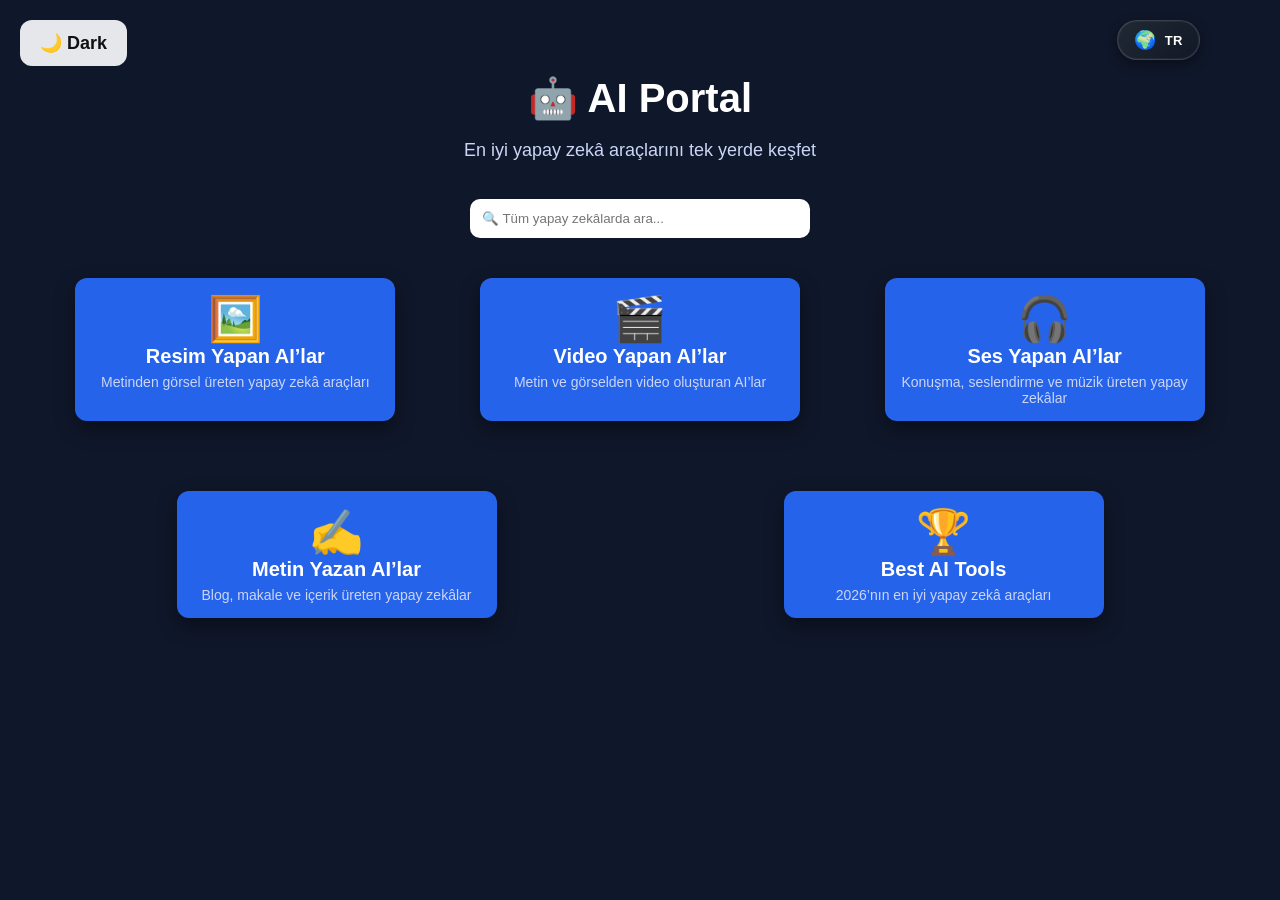
<file: index.html>
<!DOCTYPE html>
<html lang="tr">
<head>

<title>AI Portal | En İyi Yapay Zekâ Araçları (2026)</title>

<meta name="description" content="AI Portal ile resim, video ve ses üreten en iyi yapay zekâ araçlarını keşfet. Ücretsiz ve ücretli AI listeleri tek bir yerde.">
<meta name="keywords" content="AI, yapay zeka, ai tools, image ai, video ai">

<meta charset="UTF-8">

<meta name="keywords" content="AI, yapay zeka, ai portal, resim yapan ai, video yapan ai, ses yapan ai, ücretsiz ai araçları">
<meta name="author" content="AI Portal">

<meta name="viewport" content="width=device-width, initial-scale=1.0">

<meta property="og:title" content="AI Portal – En İyi Yapay Zekâ Araçları">
<meta property="og:description" content="Resim, video ve ses üreten yapay zekâ araçlarını tek yerde keşfet.">
<meta property="og:type" content="website">
<meta property="og:url" content="https://alikrcn1212-hash.github.io/AI-Portal/">

<meta http-equiv="Content-Language" content="tr">

<link rel="stylesheet" href="style.css">

<meta name="google-site-verification" content="NRiBjd7Ln1QMZNE0WXOTs0igWo0jItYLnbf5LGnm9AE" />

</head>

<body>

<h1 data-i18n="title">🤖 AI Portal</h1>

<p data-i18n="subtitle">
En iyi yapay zekâ araçlarını tek yerde keşfet
</p>

<input 
type="text"
id="globalSearch"
data-i18n-placeholder="searchPlaceholder"
placeholder="🔍 Tüm yapay zekâlarda ara..."
onkeyup="globalSearchAI()"
style="padding:12px; width:340px; border-radius:10px; border:none; margin:20px;"
>

<div id="searchResults" class="menu"></div>

<div class="menu home-menu">

<a href="images.html" class="home-card">
<div class="icon">🖼️</div>
<div class="text">
<h2 data-i18n="imageAI">Resim Yapan AI’lar</h2>
<p data-i18n="imageAIDesc">
Metinden görsel üreten yapay zekâ araçları
</p>
</div>
</a>

<a href="video.html" class="home-card">
<div class="icon">🎬</div>
<div class="text">
<h2 data-i18n="videoAI">Video Yapan AI’lar</h2>
<p data-i18n="videoAIDesc">
Metin ve görselden video oluşturan AI’lar
</p>
</div>
</a>

<a href="audio.html" class="home-card">
<div class="icon">🎧</div>
<div class="text">
<h2 data-i18n="audioAI">Ses Yapan AI’lar</h2>
<p data-i18n="audioAIDesc">
Konuşma, seslendirme ve müzik üreten yapay zekâlar
</p>
</div>
</a>

<a href="text.html" class="home-card">
<div class="icon">✍️</div>
<div class="text">
<h2 data-i18n="textAI">Metin Yazan AI’lar</h2>
<p data-i18n="textAIDesc">
Blog, makale ve içerik üreten yapay zekâlar
</p>
</div>
</a>

<a href="best.html" class="home-card">
<div class="icon">🏆</div>
<div class="text">
<h2 data-i18n="bestAI">Best AI Tools</h2>
<p data-i18n="bestAIDesc">
2026’nın en iyi yapay zekâ araçları
</p>
</div>
</a>

</div>

<script src="script.js"></script>

<button id="themeToggle" onclick="toggleTheme()">
<span id="themeIcon">🌙</span>
<span id="themeText">Dark</span>
</button>

<button id="langToggle" onclick="toggleLang()">
<span class="globe">🌍</span>
<span id="langText">TR</span>
</button>

<div class="mobile-nav">
<a href="index.html">🏠<span data-i18n="navHome">Ana</span></a>
<a href="images.html">🖼️<span data-i18n="navImage">Resim</span></a>
<a href="video.html">🎬<span data-i18n="navVideo">Video</span></a>
</div>

<script src="translations.js"></script>
<script src="script.js"></script>

</body>
</html>
</file>
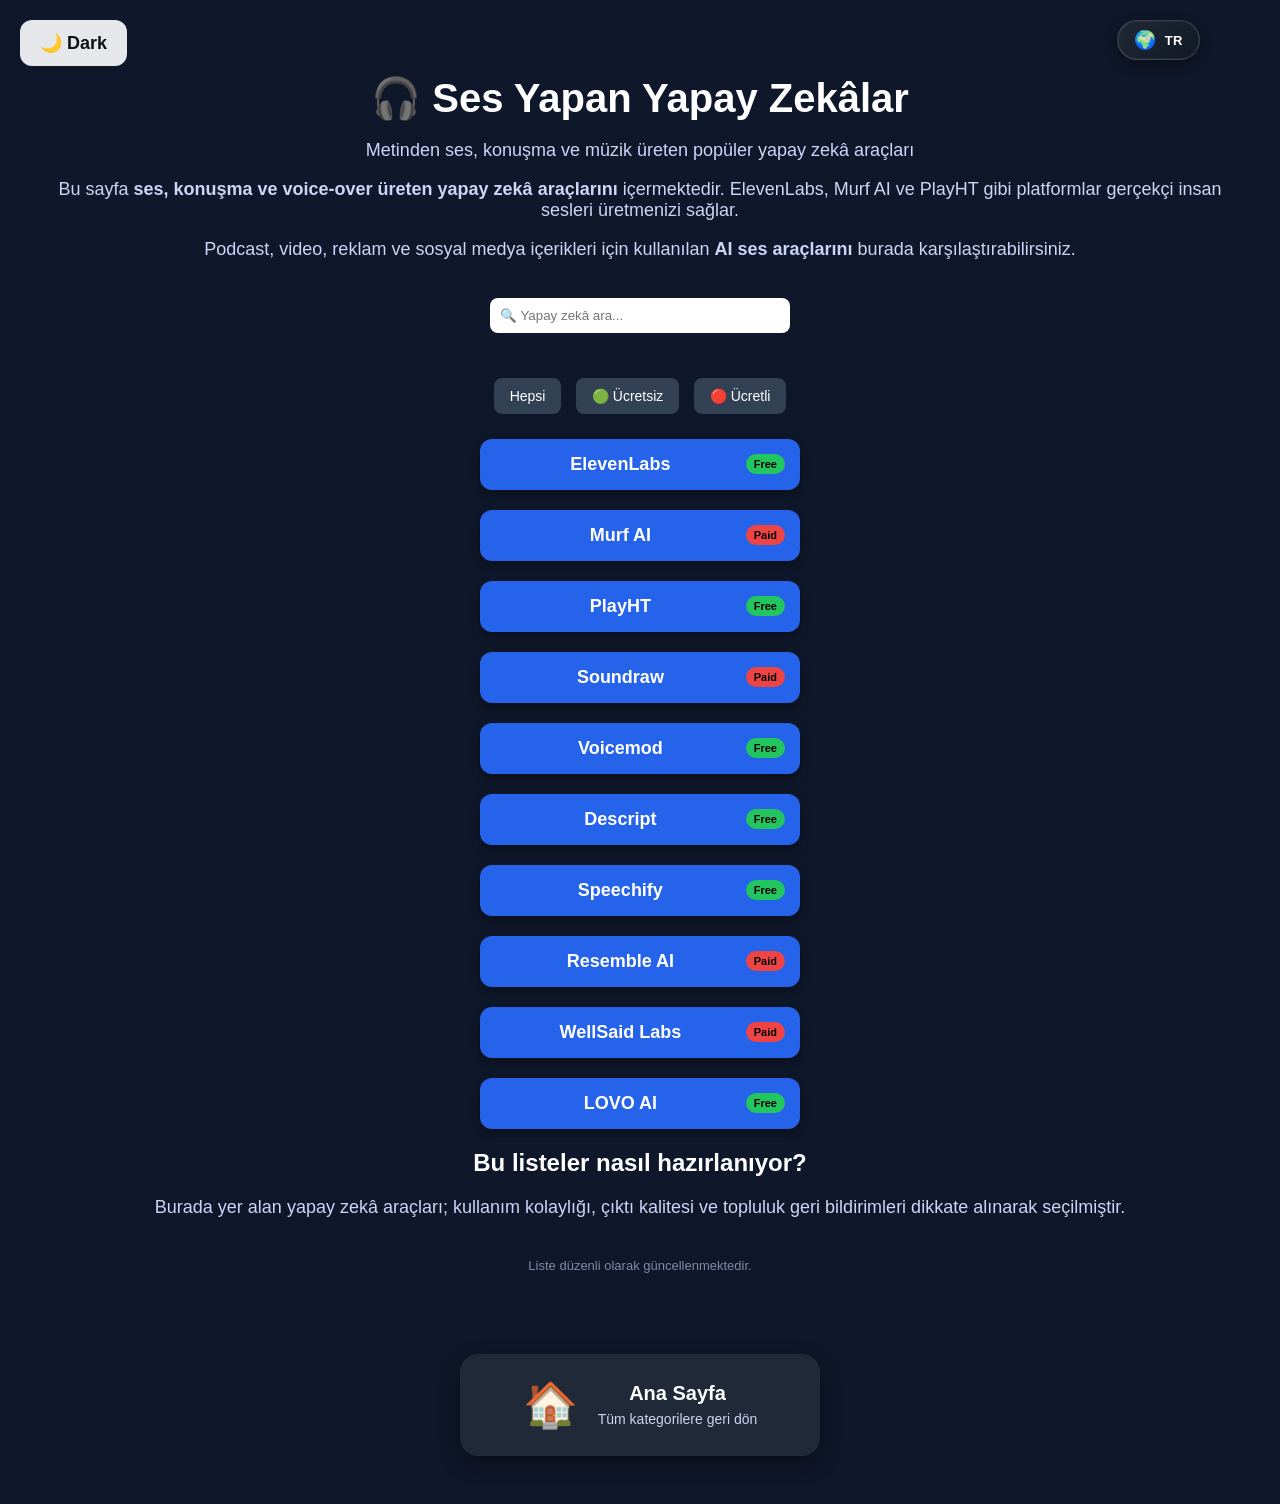
<file: audio.htlm.html>
<!DOCTYPE html>
<html lang="tr">
<head>
    <meta charset="UTF-8">
    <meta name="viewport" content="width=device-width, initial-scale=1.0, maximum-scale=1.0, user-scalable=no">
<title>Ses Yapan Yapay Zekâlar | AI Ses ve Voice Araçları</title>

<meta name="description" content="ElevenLabs, Murf AI, PlayHT ve daha fazlası. Yapay zekâ ile ses ve konuşma üreten araçlar.">

    <title>Ses Yapan AI'lar</title>
    <link rel="stylesheet" href="style.css">
</head>

<body data-page="audio">

    <h1 id="mainTitle">🎧 Ses Yapan Yapay Zekâlar</h1>
    <p id="subTitle">Metinden ses, konuşma ve müzik üreten popüler yapay zekâ araçları</p>
<section class="category-intro">
  <p>
    Bu sayfa <strong>ses, konuşma ve voice-over üreten yapay zekâ araçlarını</strong>
    içermektedir. ElevenLabs, Murf AI ve PlayHT gibi platformlar gerçekçi insan sesleri
    üretmenizi sağlar.
  </p>
  <p>
    Podcast, video, reklam ve sosyal medya içerikleri için kullanılan
    <strong>AI ses araçlarını</strong> burada karşılaştırabilirsiniz.
  </p>
</section>

    <input 
        type="text" 
        id="searchInput" 
        placeholder="🔍 Yapay zekâ ara..." 
        onkeyup="searchAI()"
        style="padding:10px; width:300px; border-radius:8px; border:none; margin:20px;"
    >

    <div class="filters">
        <button onclick="filterAI('all')">Hepsi</button>
        <button onclick="filterAI('free')">🟢 Ücretsiz</button>
        <button onclick="filterAI('paid')">🔴 Ücretli</button>
    </div>

    <div class="menu" id="aiContainer"></div>
<section class="trust-text">
  <h2>Bu listeler nasıl hazırlanıyor?</h2>
  <p>
    Burada yer alan yapay zekâ araçları; kullanım kolaylığı, çıktı kalitesi
    ve topluluk geri bildirimleri dikkate alınarak seçilmiştir.
  </p>
</section>
<p class="update-note">
  Liste düzenli olarak güncellenmektedir.
</p>

    <br>
    <a href="index.html" class="home-card back-card">
        <div class="icon">🏠</div>
        <div class="text">
            <h2>Ana Sayfa</h2>
            <p>Tüm kategorilere geri dön</p>
        </div>
    </a>

    <!-- ÖNCE JS DOSYASI -->
    <script src="script.js"></script>

    <!-- SONRA loadAI ÇAĞRISI -->
    <script>
        loadAI("audio");
    </script>

    <button id="themeToggle" onclick="toggleTheme()">
        <span id="themeIcon">🌙</span>
        <span id="themeText">Dark</span>
    </button>
<button id="langToggle" onclick="toggleLang()">
  <span class="globe">🌍</span>
  <span id="langText">TR</span>
</button>

    <div class="mobile-nav">
        <a href="index.html">🏠<span>Ana</span></a>
        <a href="images.html">🖼️<span>Resim</span></a>
        <a href="video.html">🎬<span>Video</span></a>
        <a href="audio.html">🎧<span>Ses</span></a>
    </div>

</body>
</html>
</file>
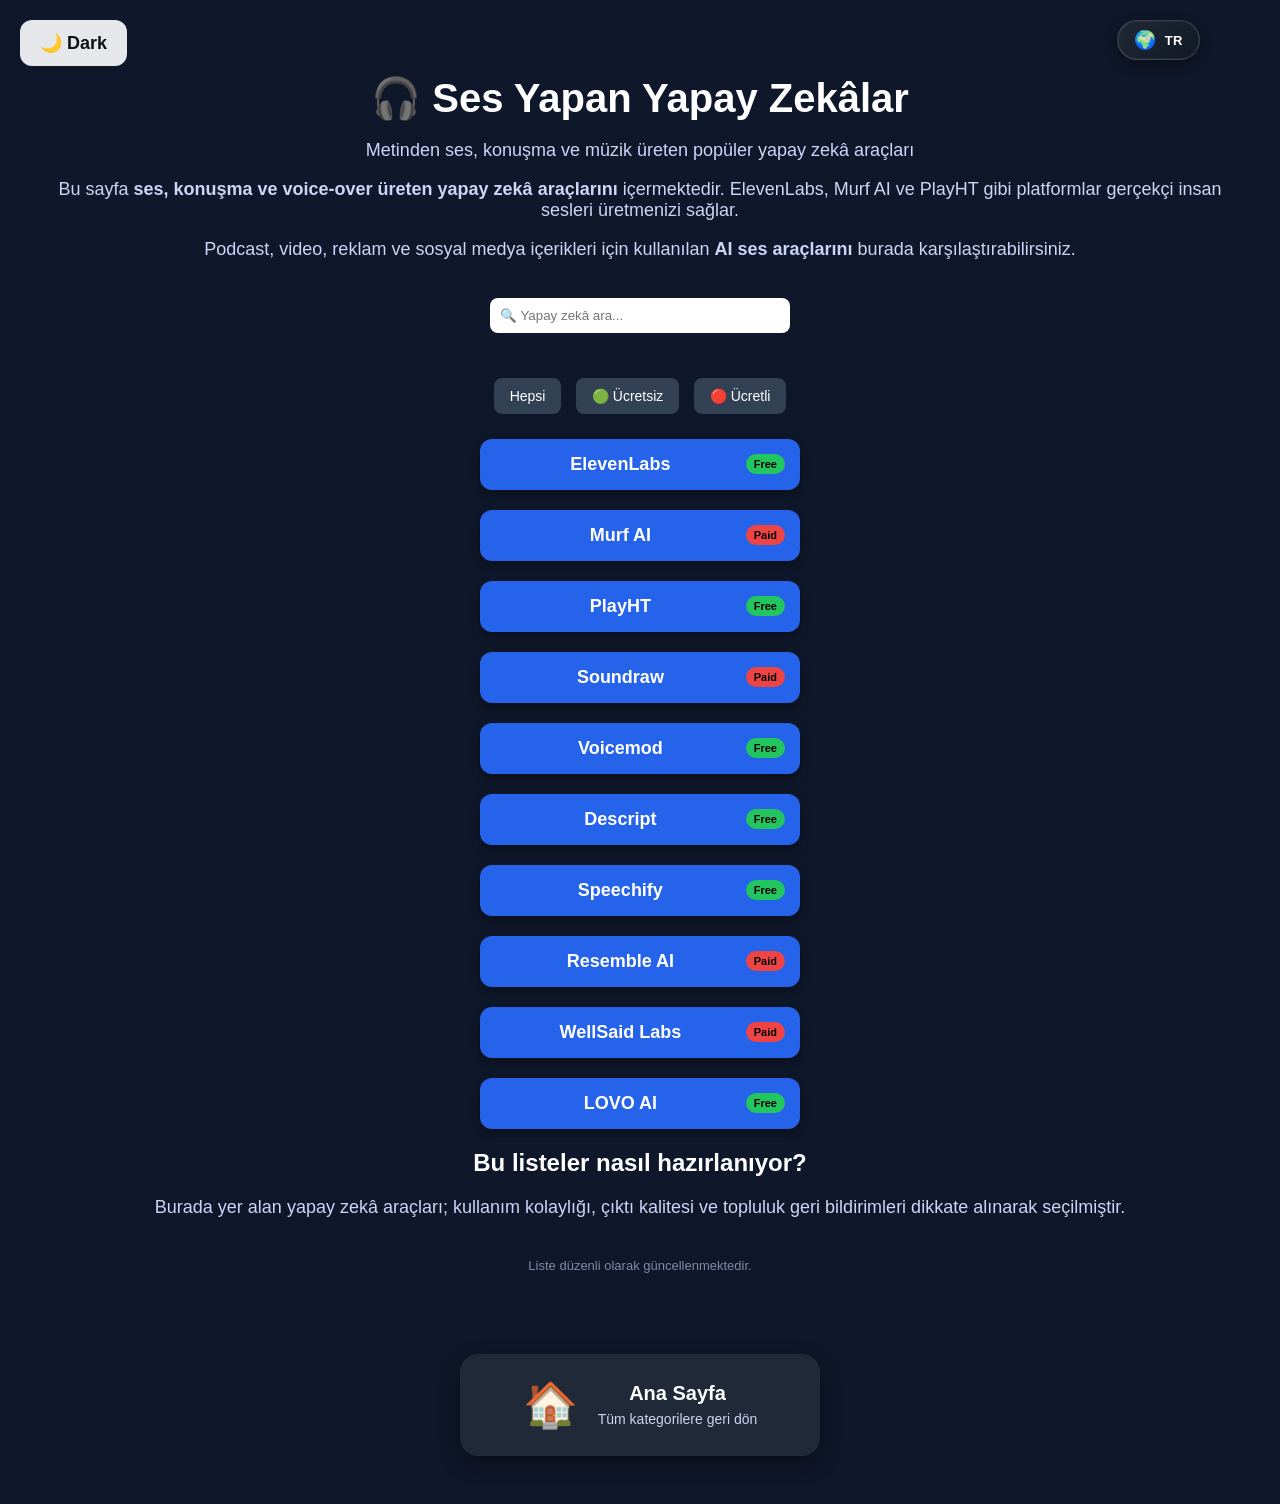
<file: audio.html>
<!DOCTYPE html>
<html lang="tr">
<head>
    <meta charset="UTF-8">
    <meta name="viewport" content="width=device-width, initial-scale=1.0, maximum-scale=1.0, user-scalable=no">
<title>Ses Yapan Yapay Zekâlar | AI Ses ve Voice Araçları</title>

<meta name="description" content="ElevenLabs, Murf AI, PlayHT ve daha fazlası. Yapay zekâ ile ses ve konuşma üreten araçlar.">

    <title>Ses Yapan AI'lar</title>
    <link rel="stylesheet" href="style.css">
</head>

<body>
<body data-page="audio">

    <h1 id="mainTitle">🎧 Ses Yapan Yapay Zekâlar</h1>
    <p id="subTitle">Metinden ses, konuşma ve müzik üreten popüler yapay zekâ araçları</p>
<section class="category-intro">
  <p>
    Bu sayfa <strong>ses, konuşma ve voice-over üreten yapay zekâ araçlarını</strong>
    içermektedir. ElevenLabs, Murf AI ve PlayHT gibi platformlar gerçekçi insan sesleri
    üretmenizi sağlar.
  </p>
  <p>
    Podcast, video, reklam ve sosyal medya içerikleri için kullanılan
    <strong>AI ses araçlarını</strong> burada karşılaştırabilirsiniz.
  </p>
</section>

    <input 
        type="text" 
        id="searchInput" 
        placeholder="🔍 Yapay zekâ ara..." 
        onkeyup="searchAI()"
        style="padding:10px; width:300px; border-radius:8px; border:none; margin:20px;"
    >

    <div class="filters">
        <button onclick="filterAI('all')">Hepsi</button>
        <button onclick="filterAI('free')">🟢 Ücretsiz</button>
        <button onclick="filterAI('paid')">🔴 Ücretli</button>
    </div>

    <div class="menu" id="aiContainer"></div>
<section class="trust-text">
  <h2>Bu listeler nasıl hazırlanıyor?</h2>
  <p>
    Burada yer alan yapay zekâ araçları; kullanım kolaylığı, çıktı kalitesi
    ve topluluk geri bildirimleri dikkate alınarak seçilmiştir.
  </p>
</section>
<p class="update-note">
  Liste düzenli olarak güncellenmektedir.
</p>

    <br>
    <a href="index.html" class="home-card back-card">
        <div class="icon">🏠</div>
        <div class="text">
            <h2>Ana Sayfa</h2>
            <p>Tüm kategorilere geri dön</p>
        </div>
    </a>

    <!-- ÖNCE JS DOSYASI -->
    <script src="script.js"></script>

    <!-- SONRA loadAI ÇAĞRISI -->
    <script>
        loadAI("audio");
    </script>

    <button id="themeToggle" onclick="toggleTheme()">
        <span id="themeIcon">🌙</span>
        <span id="themeText">Dark</span>
    </button>
<button id="langToggle" onclick="toggleLang()">
  <span class="globe">🌍</span>
  <span id="langText">TR</span>
</button>

    <div class="mobile-nav">
        <a href="index.html">🏠<span>Ana</span></a>
        <a href="images.html">🖼️<span>Resim</span></a>
        <a href="video.html">🎬<span>Video</span></a>
        <a href="audio.html">🎧<span>Ses</span></a>
    </div>

</body>
</html>
</file>
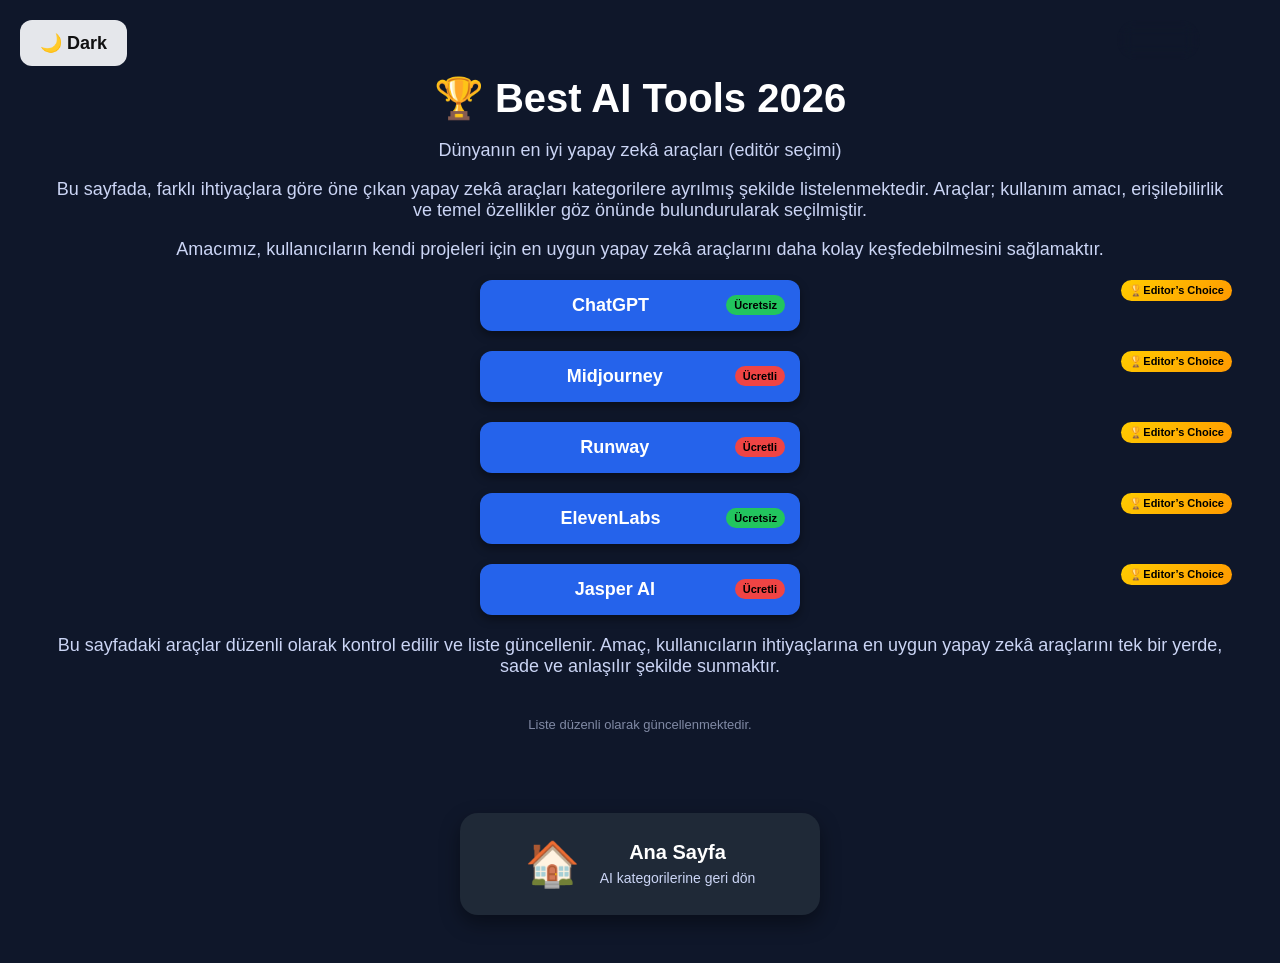
<file: best.htlm.html>
<!DOCTYPE html>
<html lang="tr">
<head>
    <meta charset="UTF-8">
    <meta name="viewport" content="width=device-width, initial-scale=1.0, maximum-scale=1.0, user-scalable=no">

    <title>Best AI Tools 2026 | En İyi Yapay Zekâ Araçları</title>
    <meta name="description" content="2026’nın en iyi yapay zekâ araçları. Resim, video, ses ve metin üreten en güçlü AI tool listesi. Ücretsiz ve ücretli seçenekler.">

    <link rel="stylesheet" href="style.css">
</head>

<body>

<h1>🏆 Best AI Tools 2026</h1>
<p>Dünyanın en iyi yapay zekâ araçları (editör seçimi)</p>
<p class="intro-text">
Bu sayfada, farklı ihtiyaçlara göre öne çıkan yapay zekâ araçları
kategorilere ayrılmış şekilde listelenmektedir.
Araçlar; kullanım amacı, erişilebilirlik ve temel özellikler göz önünde
bulundurularak seçilmiştir.
</p>

<p class="intro-text">
Amacımız, kullanıcıların kendi projeleri için en uygun yapay zekâ
araçlarını daha kolay keşfedebilmesini sağlamaktır.
</p>

<div class="menu">
<span class="badge" title="Editör ekibimizin önerisi">🏆Editor’s Choice</span>

    <a href="https://chat.openai.com" target="_blank" class="ai-item">
        <span>ChatGPT</span>
        <span class="badge free">Ücretsiz</span>
    </a>
<span class="badge" title="Editör ekibimizin önerisi">🏆Editor’s Choice</span>

    <a href="https://www.midjourney.com" target="_blank" class="ai-item">
        <span>Midjourney</span>
        <span class="badge paid">Ücretli</span>
    </a>
<span class="badge" title="Editör ekibimizin önerisi">🏆Editor’s Choice</span>

    <a href="https://runwayml.com" target="_blank" class="ai-item">
        <span>Runway</span>
        <span class="badge paid">Ücretli</span>
    </a>
<span class="badge" title="Editör ekibimizin önerisi">🏆Editor’s Choice</span>

    <a href="https://elevenlabs.io" target="_blank" class="ai-item">
        <span>ElevenLabs</span>
        <span class="badge free">Ücretsiz</span>
    </a>
<span class="badge" title="Editör ekibimizin önerisi">🏆Editor’s Choice</span>

    <a href="https://www.jasper.ai" target="_blank" class="ai-item">
        <span>Jasper AI</span>
        <span class="badge paid">Ücretli</span>
    </a>

</div>
<p class="page-note">
Bu sayfadaki araçlar düzenli olarak kontrol edilir ve liste güncellenir.
Amaç, kullanıcıların ihtiyaçlarına en uygun yapay zekâ araçlarını
tek bir yerde, sade ve anlaşılır şekilde sunmaktır.
</p>
<p class="update-note">
  Liste düzenli olarak güncellenmektedir.
</p>

<br>

<a href="index.html" class="home-card back-card">
    <div class="icon">🏠</div>
    <div class="text">
        <h2>Ana Sayfa</h2>
        <p>AI kategorilerine geri dön</p>
    </div>
</a>

<button id="themeToggle" onclick="toggleTheme()">
    <span id="themeIcon">🌙</span>
    <span id="themeText">Dark</span>
</button>
<button id="langToggle" onclick="toggleLang()">
  <span class="globe">🌍</span>
  <span id="langText">TR</span>
</button>

<div class="mobile-nav">
    <a href="index.html">🏠<span>Ana</span></a>
    <a href="images.html">🖼️<span>Resim</span></a>
    <a href="video.html">🎬<span>Video</span></a>
</div>

<script src="script.js"></script>

</body>
</html>
</file>
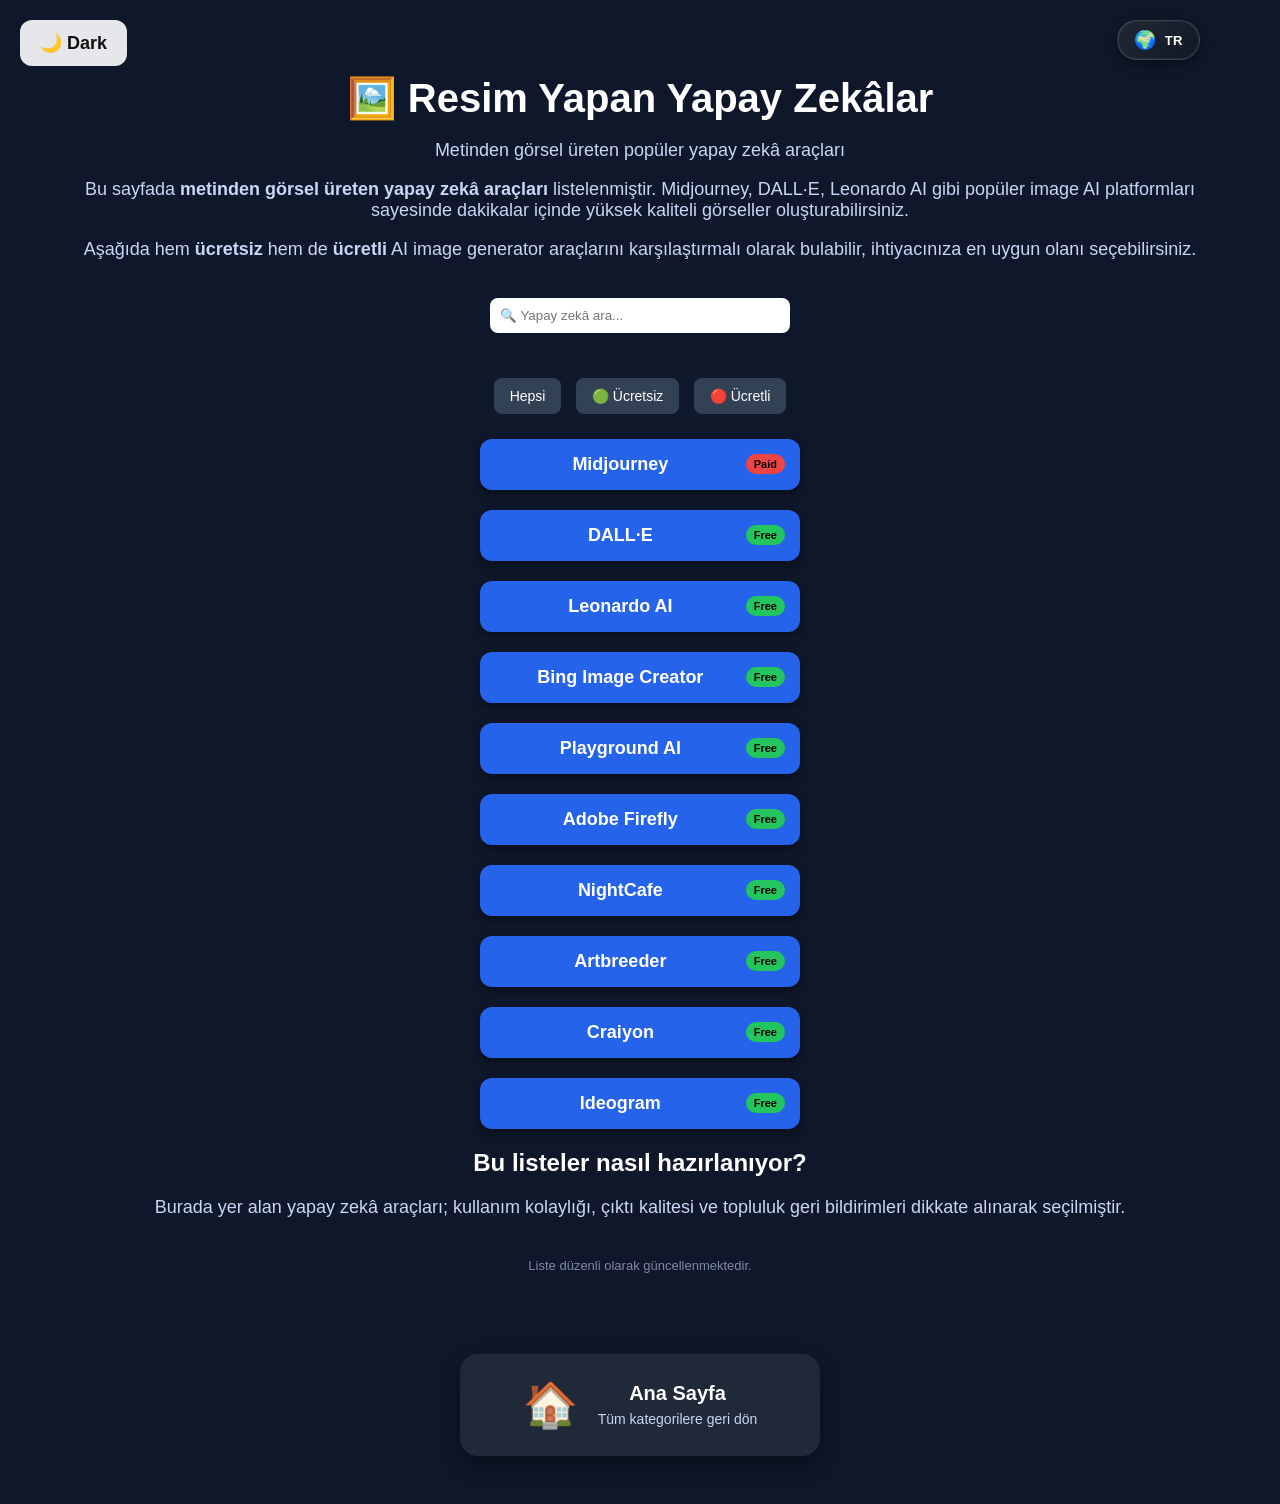
<file: images.htlm.html>
<!DOCTYPE html>
<html lang="tr">
<head>
    <meta charset="UTF-8">
<meta name="viewport" content="width=device-width, initial-scale=1.0, maximum-scale=1.0, user-scalable=no">
<title>Resim Yapan Yapay Zekâlar | En İyi Image AI Araçları</title>

<meta name="description" content="Midjourney, DALL·E, Leonardo AI ve daha fazlası. Metinden görsel üreten en iyi yapay zekâ araçları listesi.">

    <title>Resim Yapan AI'lar</title>
    <link rel="stylesheet" href="style.css">
</head>

<body data-page="images">

    <h1 id="mainTitle">🖼️ Resim Yapan Yapay Zekâlar</h1>
    <p id="subTitle">Metinden görsel üreten popüler yapay zekâ araçları</p>
<section class="category-intro">
  <p>
    Bu sayfada <strong>metinden görsel üreten yapay zekâ araçları</strong> listelenmiştir.
    Midjourney, DALL·E, Leonardo AI gibi popüler image AI platformları sayesinde
    dakikalar içinde yüksek kaliteli görseller oluşturabilirsiniz.
  </p>
  <p>
    Aşağıda hem <strong>ücretsiz</strong> hem de <strong>ücretli</strong> AI image generator
    araçlarını karşılaştırmalı olarak bulabilir, ihtiyacınıza en uygun olanı seçebilirsiniz.
  </p>
</section>

    <input 
        type="text" 
        id="searchInput" 
        placeholder="🔍 Yapay zekâ ara..." 
        onkeyup="searchAI()"
        style="padding:10px; width:300px; border-radius:8px; border:none; margin:20px;"
    >
<div class="filters">
    <button onclick="filterAI('all')">Hepsi</button>
    <button onclick="filterAI('free')">🟢 Ücretsiz</button>
    <button onclick="filterAI('paid')">🔴 Ücretli</button>
</div>

    <div class="menu" id="aiContainer"></div>
<section class="trust-text">
  <h2>Bu listeler nasıl hazırlanıyor?</h2>
  <p>
    Burada yer alan yapay zekâ araçları; kullanım kolaylığı, çıktı kalitesi
    ve topluluk geri bildirimleri dikkate alınarak seçilmiştir.
  </p>
</section>
<p class="update-note">
  Liste düzenli olarak güncellenmektedir.
</p>

    <br>
    <a href="index.html" class="home-card back-card">
    <div class="icon">🏠</div>
    <div class="text">
        <h2>Ana Sayfa</h2>
        <p>Tüm kategorilere geri dön</p>
    </div>
</a>

    <!-- ÖNCE JS DOSYASI -->
    <script src="script.js"></script>

    <!-- SONRA loadAI ÇAĞRISI -->
    <script>
        loadAI("images");
    </script>
<button id="themeToggle" onclick="toggleTheme()">
    <span id="themeIcon">🌙</span>
    <span id="themeText">Dark</span>
</button>
<button id="langToggle" onclick="toggleLang()">
  <span class="globe">🌍</span>
  <span id="langText">TR</span>
</button>

<div class="mobile-nav">
    <a href="index.html">🏠<span>Ana</span></a>
    <a href="images.html">🖼️<span>Resim</span></a>
    <a href="video.html">🎬<span>Video</span></a>
</div>

</body>
</html>
</file>
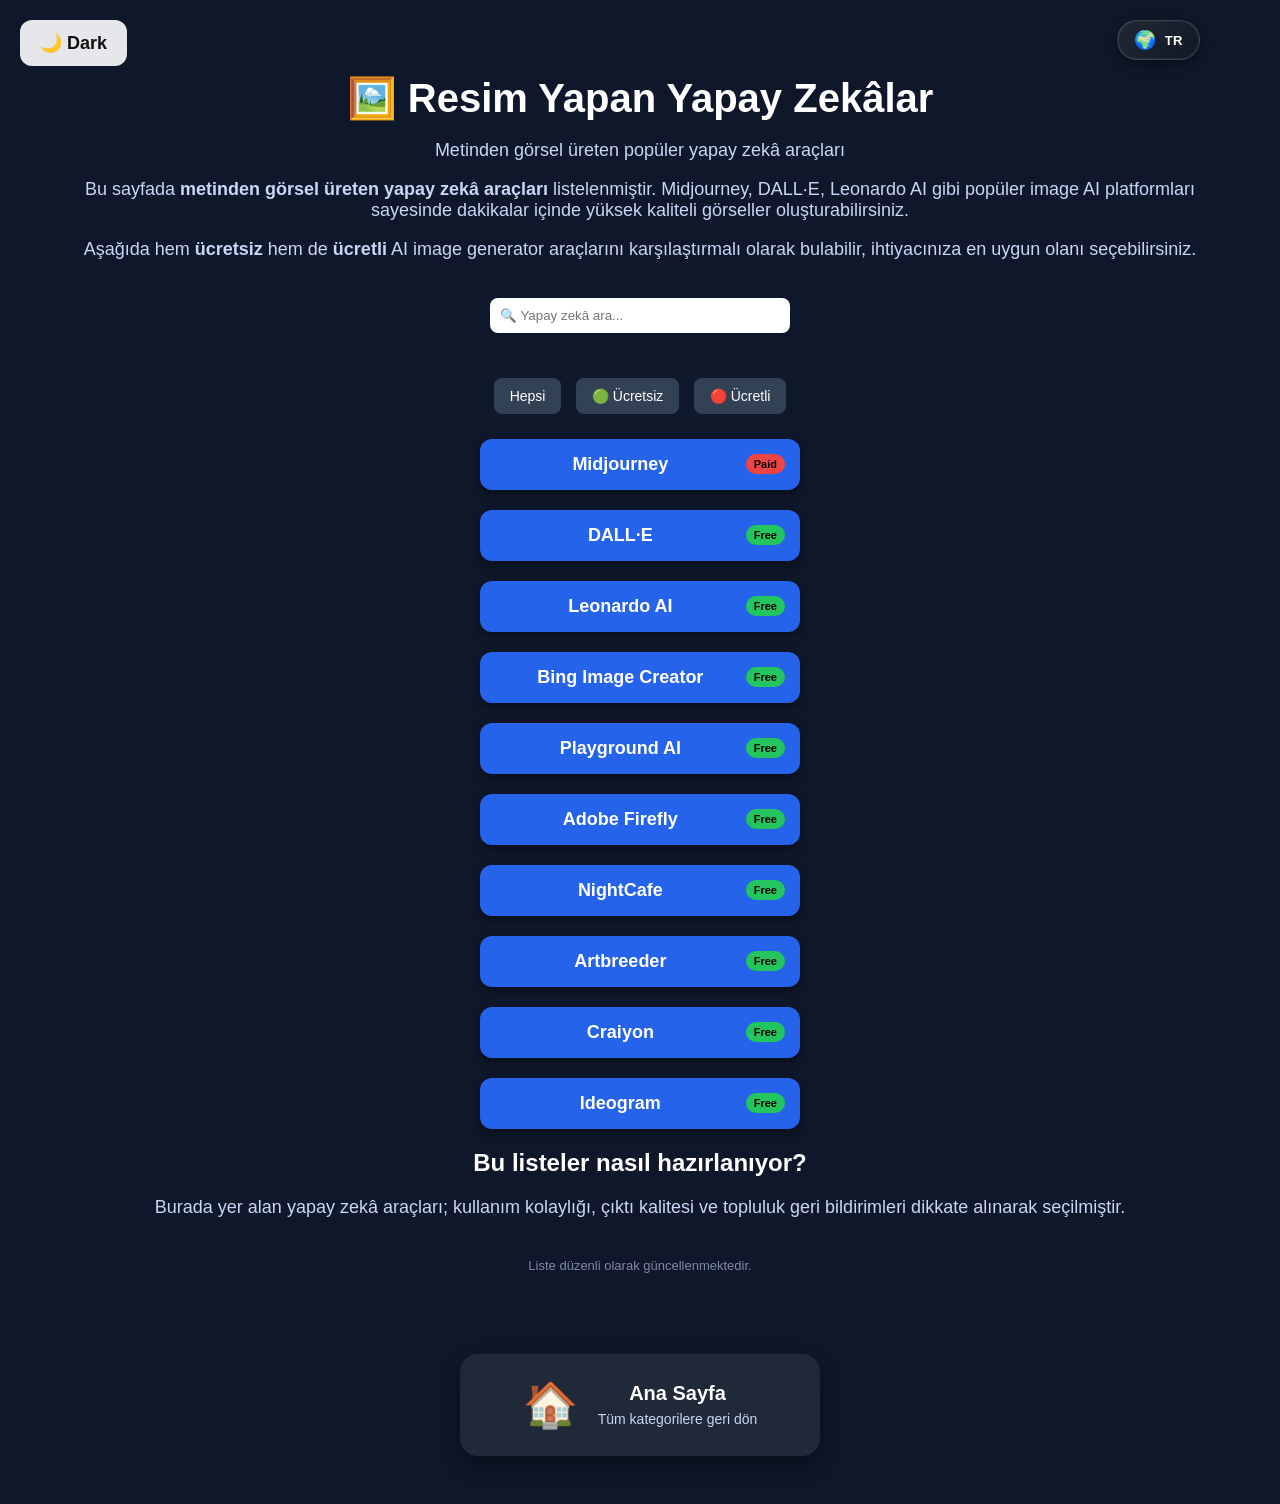
<file: images.html>
<!DOCTYPE html>
<html lang="tr">
<head>
    <meta charset="UTF-8">
<meta name="viewport" content="width=device-width, initial-scale=1.0, maximum-scale=1.0, user-scalable=no">
<title>Resim Yapan Yapay Zekâlar | En İyi Image AI Araçları</title>

<meta name="description" content="Midjourney, DALL·E, Leonardo AI ve daha fazlası. Metinden görsel üreten en iyi yapay zekâ araçları listesi.">

    <title>Resim Yapan AI'lar</title>
    <link rel="stylesheet" href="style.css">
</head>

<body>
<body data-page="images">

    <h1 id="mainTitle">🖼️ Resim Yapan Yapay Zekâlar</h1>
    <p id="subTitle">Metinden görsel üreten popüler yapay zekâ araçları</p>
<section class="category-intro">
  <p>
    Bu sayfada <strong>metinden görsel üreten yapay zekâ araçları</strong> listelenmiştir.
    Midjourney, DALL·E, Leonardo AI gibi popüler image AI platformları sayesinde
    dakikalar içinde yüksek kaliteli görseller oluşturabilirsiniz.
  </p>
  <p>
    Aşağıda hem <strong>ücretsiz</strong> hem de <strong>ücretli</strong> AI image generator
    araçlarını karşılaştırmalı olarak bulabilir, ihtiyacınıza en uygun olanı seçebilirsiniz.
  </p>
</section>

    <input 
        type="text" 
        id="searchInput" 
        placeholder="🔍 Yapay zekâ ara..." 
        onkeyup="searchAI()"
        style="padding:10px; width:300px; border-radius:8px; border:none; margin:20px;"
    >
<div class="filters">
    <button onclick="filterAI('all')">Hepsi</button>
    <button onclick="filterAI('free')">🟢 Ücretsiz</button>
    <button onclick="filterAI('paid')">🔴 Ücretli</button>
</div>

    <div class="menu" id="aiContainer"></div>
<section class="trust-text">
  <h2>Bu listeler nasıl hazırlanıyor?</h2>
  <p>
    Burada yer alan yapay zekâ araçları; kullanım kolaylığı, çıktı kalitesi
    ve topluluk geri bildirimleri dikkate alınarak seçilmiştir.
  </p>
</section>
<p class="update-note">
  Liste düzenli olarak güncellenmektedir.
</p>

    <br>
    <a href="index.html" class="home-card back-card">
    <div class="icon">🏠</div>
    <div class="text">
        <h2>Ana Sayfa</h2>
        <p>Tüm kategorilere geri dön</p>
    </div>
</a>

    <!-- ÖNCE JS DOSYASI -->
    <script src="script.js"></script>

    <!-- SONRA loadAI ÇAĞRISI -->
    <script>
        loadAI("images");
    </script>
<button id="themeToggle" onclick="toggleTheme()">
    <span id="themeIcon">🌙</span>
    <span id="themeText">Dark</span>
</button>
<button id="langToggle" onclick="toggleLang()">
  <span class="globe">🌍</span>
  <span id="langText">TR</span>
</button>

<div class="mobile-nav">
    <a href="index.html">🏠<span>Ana</span></a>
    <a href="images.html">🖼️<span>Resim</span></a>
    <a href="video.html">🎬<span>Video</span></a>
</div>

</body>
</html>
</file>
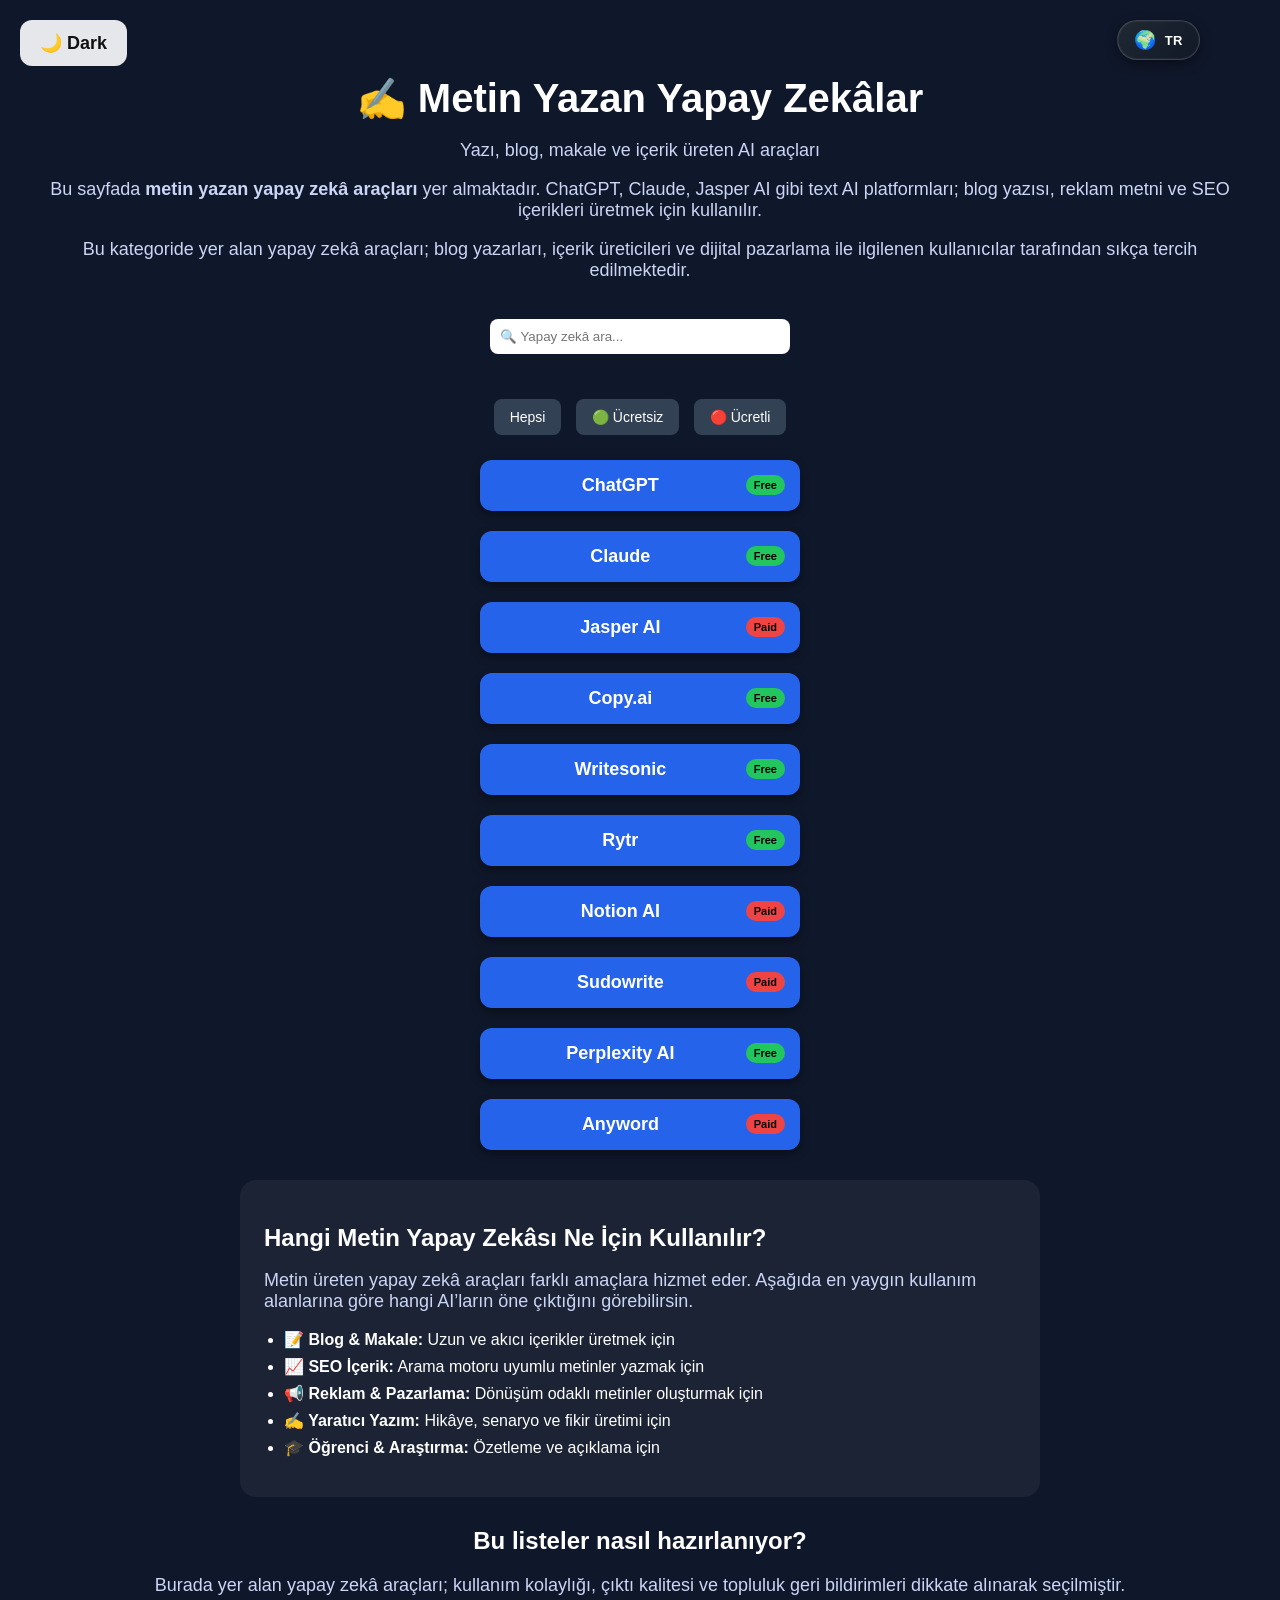
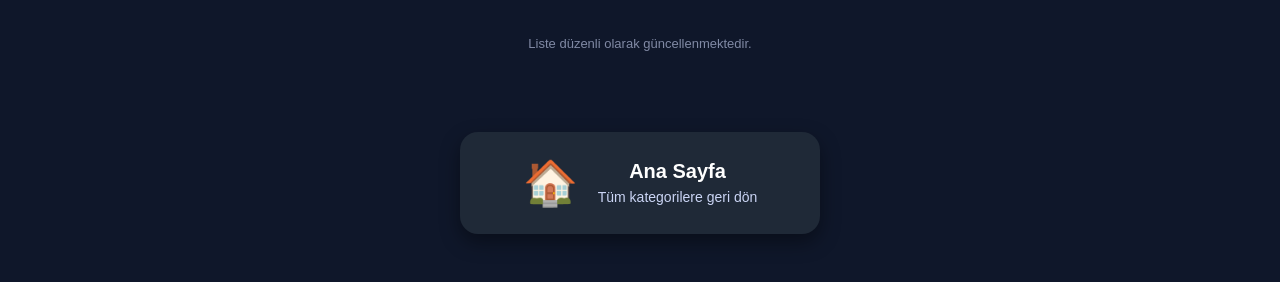
<file: text.htlm.html>
<!DOCTYPE html>
<html lang="tr">
<head>
    <meta charset="UTF-8">
<meta name="viewport" content="width=device-width, initial-scale=1.0, maximum-scale=1.0, user-scalable=no">
<title>Metin Yazan Yapay Zekâlar | AI Yazı ve İçerik Araçları</title>

<meta name="description" content="ChatGPT, Jasper, Copy.ai ve daha fazlası. Yazı, blog ve içerik üreten yapay zekâ araçları.">

    <title>Metin Yazan AI'lar</title>
    <link rel="stylesheet" href="style.css">
</head>

<body data-page="text">

   <h1>✍️ Metin Yazan Yapay Zekâlar</h1>
   <p>Yazı, blog, makale ve içerik üreten AI araçları</p>
<section class="category-intro">
  <p>
    Bu sayfada <strong>metin yazan yapay zekâ araçları</strong> yer almaktadır.
    ChatGPT, Claude, Jasper AI gibi text AI platformları; blog yazısı,
    reklam metni ve SEO içerikleri üretmek için kullanılır.
  </p>
  <p>
Bu kategoride yer alan yapay zekâ araçları; blog yazarları,
içerik üreticileri ve dijital pazarlama ile ilgilenen kullanıcılar
tarafından sıkça tercih edilmektedir.
</p>

</section>

    <input 
        type="text" 
        id="searchInput" 
        placeholder="🔍 Yapay zekâ ara..." 
        onkeyup="searchAI()"
        style="padding:10px; width:300px; border-radius:8px; border:none; margin:20px;"
    >
<div class="filters">
    <button onclick="filterAI('all')">Hepsi</button>
    <button onclick="filterAI('free')">🟢 Ücretsiz</button>
    <button onclick="filterAI('paid')">🔴 Ücretli</button>
</div>

    <div class="menu" id="aiContainer"></div>
<section class="info-box">
  <h2>Hangi Metin Yapay Zekâsı Ne İçin Kullanılır?</h2>
  <p>
    Metin üreten yapay zekâ araçları farklı amaçlara hizmet eder.
    Aşağıda en yaygın kullanım alanlarına göre hangi AI’ların öne çıktığını görebilirsin.
  </p>

  <ul>
    <li><strong>📝 Blog & Makale:</strong> Uzun ve akıcı içerikler üretmek için</li>
    <li><strong>📈 SEO İçerik:</strong> Arama motoru uyumlu metinler yazmak için</li>
    <li><strong>📢 Reklam & Pazarlama:</strong> Dönüşüm odaklı metinler oluşturmak için</li>
    <li><strong>✍️ Yaratıcı Yazım:</strong> Hikâye, senaryo ve fikir üretimi için</li>
    <li><strong>🎓 Öğrenci & Araştırma:</strong> Özetleme ve açıklama için</li>
  </ul>
</section>
<section class="trust-text">
  <h2>Bu listeler nasıl hazırlanıyor?</h2>
  <p>
    Burada yer alan yapay zekâ araçları; kullanım kolaylığı, çıktı kalitesi
    ve topluluk geri bildirimleri dikkate alınarak seçilmiştir.
  </p>
</section>
<p class="update-note">
  Liste düzenli olarak güncellenmektedir.
</p>

    <br>
    <a href="index.html" class="home-card back-card">
    <div class="icon">🏠</div>
    <div class="text">
        <h2>Ana Sayfa</h2>
        <p>Tüm kategorilere geri dön</p>
    </div>
</a>

    <!-- ÖNCE JS DOSYASI -->
    <script src="script.js"></script>

    <!-- SONRA loadAI ÇAĞRISI -->
    <script>
  loadAI("text");
</script>
<button id="themeToggle" onclick="toggleTheme()">
    <span id="themeIcon">🌙</span>
    <span id="themeText">Dark</span>
</button>
<button id="langToggle" onclick="toggleLang()">
  <span class="globe">🌍</span>
  <span id="langText">TR</span>
</button>

<div class="mobile-nav">
    <a href="index.html">🏠<span>Ana</span></a>
    <a href="images.html">🖼️<span>Resim</span></a>
    <a href="video.html">🎬<span>Video</span></a>
</div>

</body>
</html>
</file>
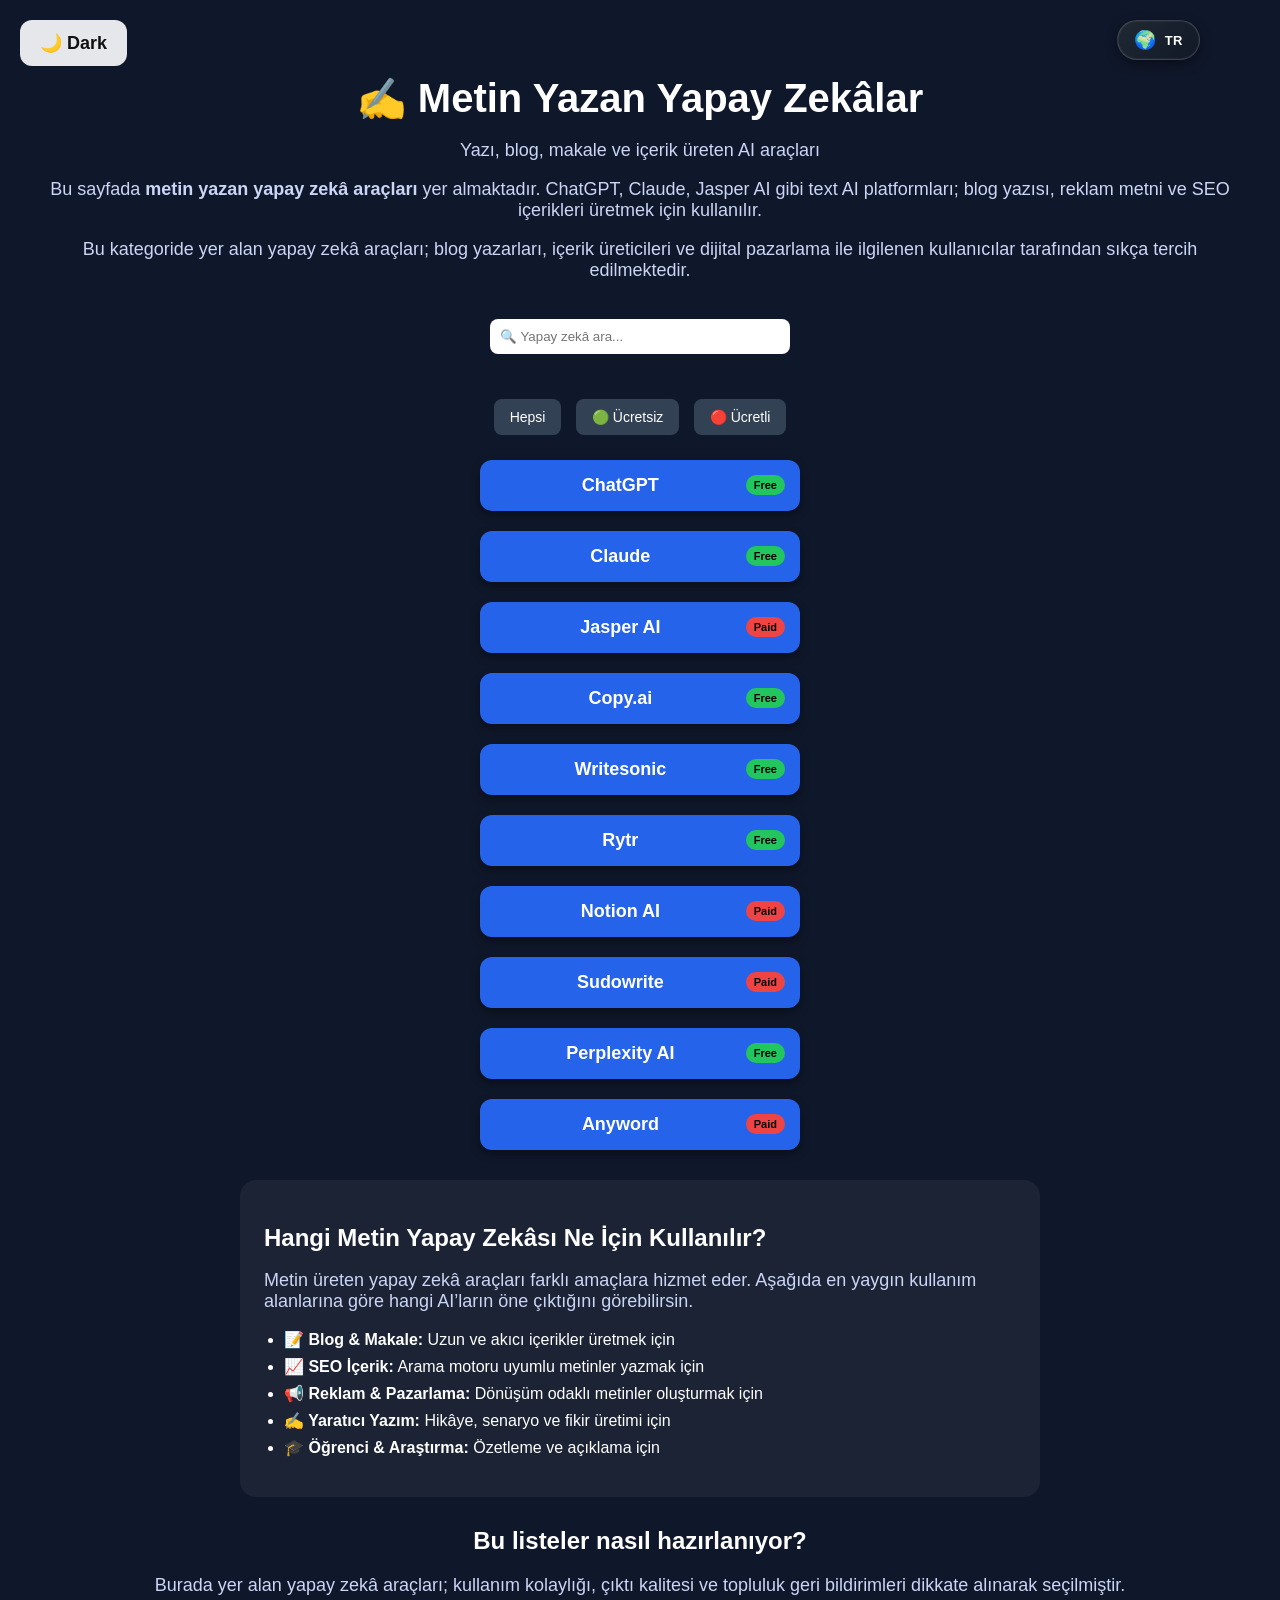
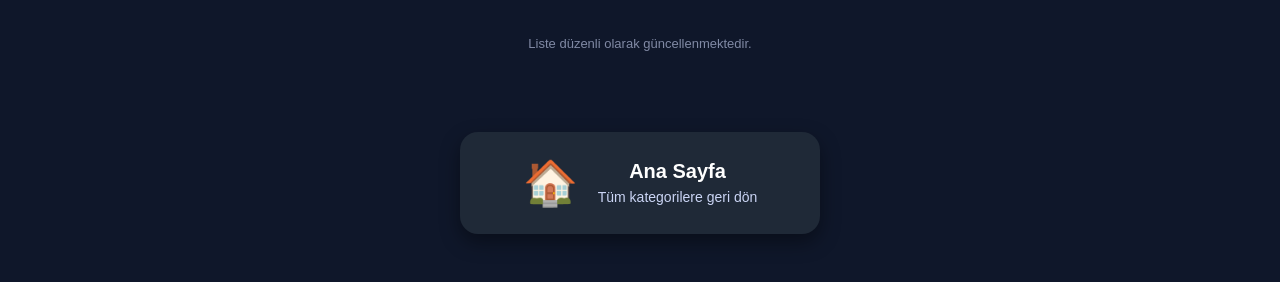
<file: text.html>
<!DOCTYPE html>
<html lang="tr">
<head>
    <meta charset="UTF-8">
<meta name="viewport" content="width=device-width, initial-scale=1.0, maximum-scale=1.0, user-scalable=no">
<title>Metin Yazan Yapay Zekâlar | AI Yazı ve İçerik Araçları</title>

<meta name="description" content="ChatGPT, Jasper, Copy.ai ve daha fazlası. Yazı, blog ve içerik üreten yapay zekâ araçları.">

    <title>Metin Yazan AI'lar</title>
    <link rel="stylesheet" href="style.css">
</head>

<body>
<body data-page="text">

   <h1>✍️ Metin Yazan Yapay Zekâlar</h1>
   <p>Yazı, blog, makale ve içerik üreten AI araçları</p>
<section class="category-intro">
  <p>
    Bu sayfada <strong>metin yazan yapay zekâ araçları</strong> yer almaktadır.
    ChatGPT, Claude, Jasper AI gibi text AI platformları; blog yazısı,
    reklam metni ve SEO içerikleri üretmek için kullanılır.
  </p>
  <p>
Bu kategoride yer alan yapay zekâ araçları; blog yazarları,
içerik üreticileri ve dijital pazarlama ile ilgilenen kullanıcılar
tarafından sıkça tercih edilmektedir.
</p>

</section>

    <input 
        type="text" 
        id="searchInput" 
        placeholder="🔍 Yapay zekâ ara..." 
        onkeyup="searchAI()"
        style="padding:10px; width:300px; border-radius:8px; border:none; margin:20px;"
    >
<div class="filters">
    <button onclick="filterAI('all')">Hepsi</button>
    <button onclick="filterAI('free')">🟢 Ücretsiz</button>
    <button onclick="filterAI('paid')">🔴 Ücretli</button>
</div>

    <div class="menu" id="aiContainer"></div>
<section class="info-box">
  <h2>Hangi Metin Yapay Zekâsı Ne İçin Kullanılır?</h2>
  <p>
    Metin üreten yapay zekâ araçları farklı amaçlara hizmet eder.
    Aşağıda en yaygın kullanım alanlarına göre hangi AI’ların öne çıktığını görebilirsin.
  </p>

  <ul>
    <li><strong>📝 Blog & Makale:</strong> Uzun ve akıcı içerikler üretmek için</li>
    <li><strong>📈 SEO İçerik:</strong> Arama motoru uyumlu metinler yazmak için</li>
    <li><strong>📢 Reklam & Pazarlama:</strong> Dönüşüm odaklı metinler oluşturmak için</li>
    <li><strong>✍️ Yaratıcı Yazım:</strong> Hikâye, senaryo ve fikir üretimi için</li>
    <li><strong>🎓 Öğrenci & Araştırma:</strong> Özetleme ve açıklama için</li>
  </ul>
</section>
<section class="trust-text">
  <h2>Bu listeler nasıl hazırlanıyor?</h2>
  <p>
    Burada yer alan yapay zekâ araçları; kullanım kolaylığı, çıktı kalitesi
    ve topluluk geri bildirimleri dikkate alınarak seçilmiştir.
  </p>
</section>
<p class="update-note">
  Liste düzenli olarak güncellenmektedir.
</p>

    <br>
    <a href="index.html" class="home-card back-card">
    <div class="icon">🏠</div>
    <div class="text">
        <h2>Ana Sayfa</h2>
        <p>Tüm kategorilere geri dön</p>
    </div>
</a>

    <!-- ÖNCE JS DOSYASI -->
    <script src="script.js"></script>

    <!-- SONRA loadAI ÇAĞRISI -->
    <script>
  loadAI("text");
</script>
<button id="themeToggle" onclick="toggleTheme()">
    <span id="themeIcon">🌙</span>
    <span id="themeText">Dark</span>
</button>
<button id="langToggle" onclick="toggleLang()">
  <span class="globe">🌍</span>
  <span id="langText">TR</span>
</button>

<div class="mobile-nav">
    <a href="index.html">🏠<span>Ana</span></a>
    <a href="images.html">🖼️<span>Resim</span></a>
    <a href="video.html">🎬<span>Video</span></a>
</div>

</body>
</html>
</file>
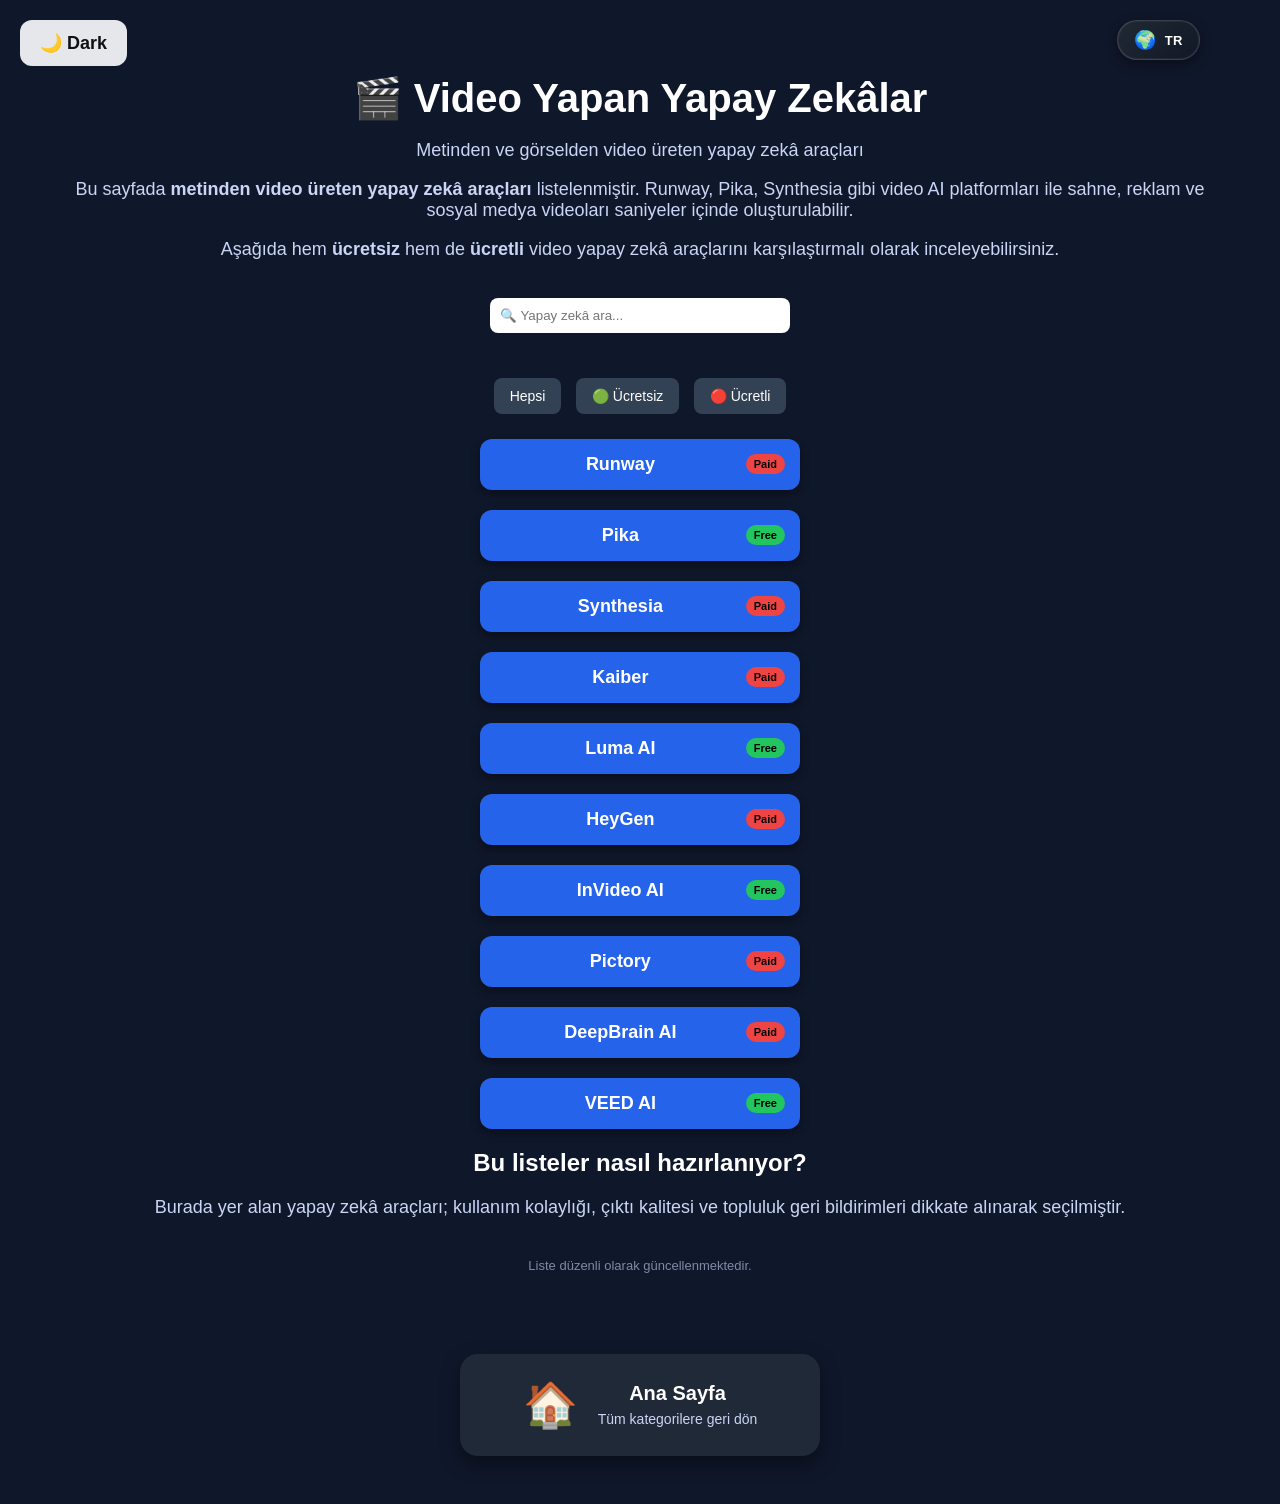
<file: video.htlm.html>
<!DOCTYPE html>
<html lang="tr">
<head>
    <meta charset="UTF-8">
<meta name="viewport" content="width=device-width, initial-scale=1.0, maximum-scale=1.0, user-scalable=no">
<title>Video Yapan Yapay Zekâlar | AI Video Oluşturma Araçları</title>

<meta name="description" content="Runway, Pika, Synthesia ve daha fazlası. Metinden video üreten en iyi AI video araçları.">

    <title>Video Yapan AI'lar</title>
    <link rel="stylesheet" href="style.css">
</head>

<body data-page="videos">

    <h1 id="mainTitle">🎬 Video Yapan Yapay Zekâlar</h1>
    <p id="subTitle">Metinden ve görselden video üreten yapay zekâ araçları</p>
<section class="category-intro">
  <p>
    Bu sayfada <strong>metinden video üreten yapay zekâ araçları</strong> listelenmiştir.
    Runway, Pika, Synthesia gibi video AI platformları ile sahne, reklam ve sosyal medya
    videoları saniyeler içinde oluşturulabilir.
  </p>
  <p>
    Aşağıda hem <strong>ücretsiz</strong> hem de <strong>ücretli</strong> video yapay zekâ
    araçlarını karşılaştırmalı olarak inceleyebilirsiniz.
  </p>
</section>

    <input 
        type="text" 
        id="searchInput" 
        placeholder="🔍 Yapay zekâ ara..." 
        onkeyup="searchAI()"
        style="padding:10px; width:300px; border-radius:8px; border:none; margin:20px;"
    >
<div class="filters">
    <button onclick="filterAI('all')">Hepsi</button>
    <button onclick="filterAI('free')">🟢 Ücretsiz</button>
    <button onclick="filterAI('paid')">🔴 Ücretli</button>
</div>

    <div class="menu" id="aiContainer"></div>
<section class="trust-text">
  <h2>Bu listeler nasıl hazırlanıyor?</h2>
  <p>
    Burada yer alan yapay zekâ araçları; kullanım kolaylığı, çıktı kalitesi
    ve topluluk geri bildirimleri dikkate alınarak seçilmiştir.
  </p>
</section>
<p class="update-note">
  Liste düzenli olarak güncellenmektedir.
</p>

    <br>
    <a href="index.html" class="home-card back-card">
    <div class="icon">🏠</div>
    <div class="text">
        <h2>Ana Sayfa</h2>
        <p>Tüm kategorilere geri dön</p>
    </div>
</a>

    <!-- ÖNCE script.js -->
    <script src="script.js"></script>

    <!-- SONRA video AI'ları yükle -->
    <script>
        loadAI("videos");
    </script>
<button id="themeToggle" onclick="toggleTheme()">
    <span id="themeIcon">🌙</span>
    <span id="themeText">Dark</span>
</button>
<button id="langToggle" onclick="toggleLang()">
  <span class="globe">🌍</span>
  <span id="langText">TR</span>
</button>

<div class="mobile-nav">
    <a href="index.html">🏠<span>Ana</span></a>
    <a href="images.html">🖼️<span>Resim</span></a>
    <a href="video.html">🎬<span>Video</span></a>
</div>

</body>
</html>
</file>
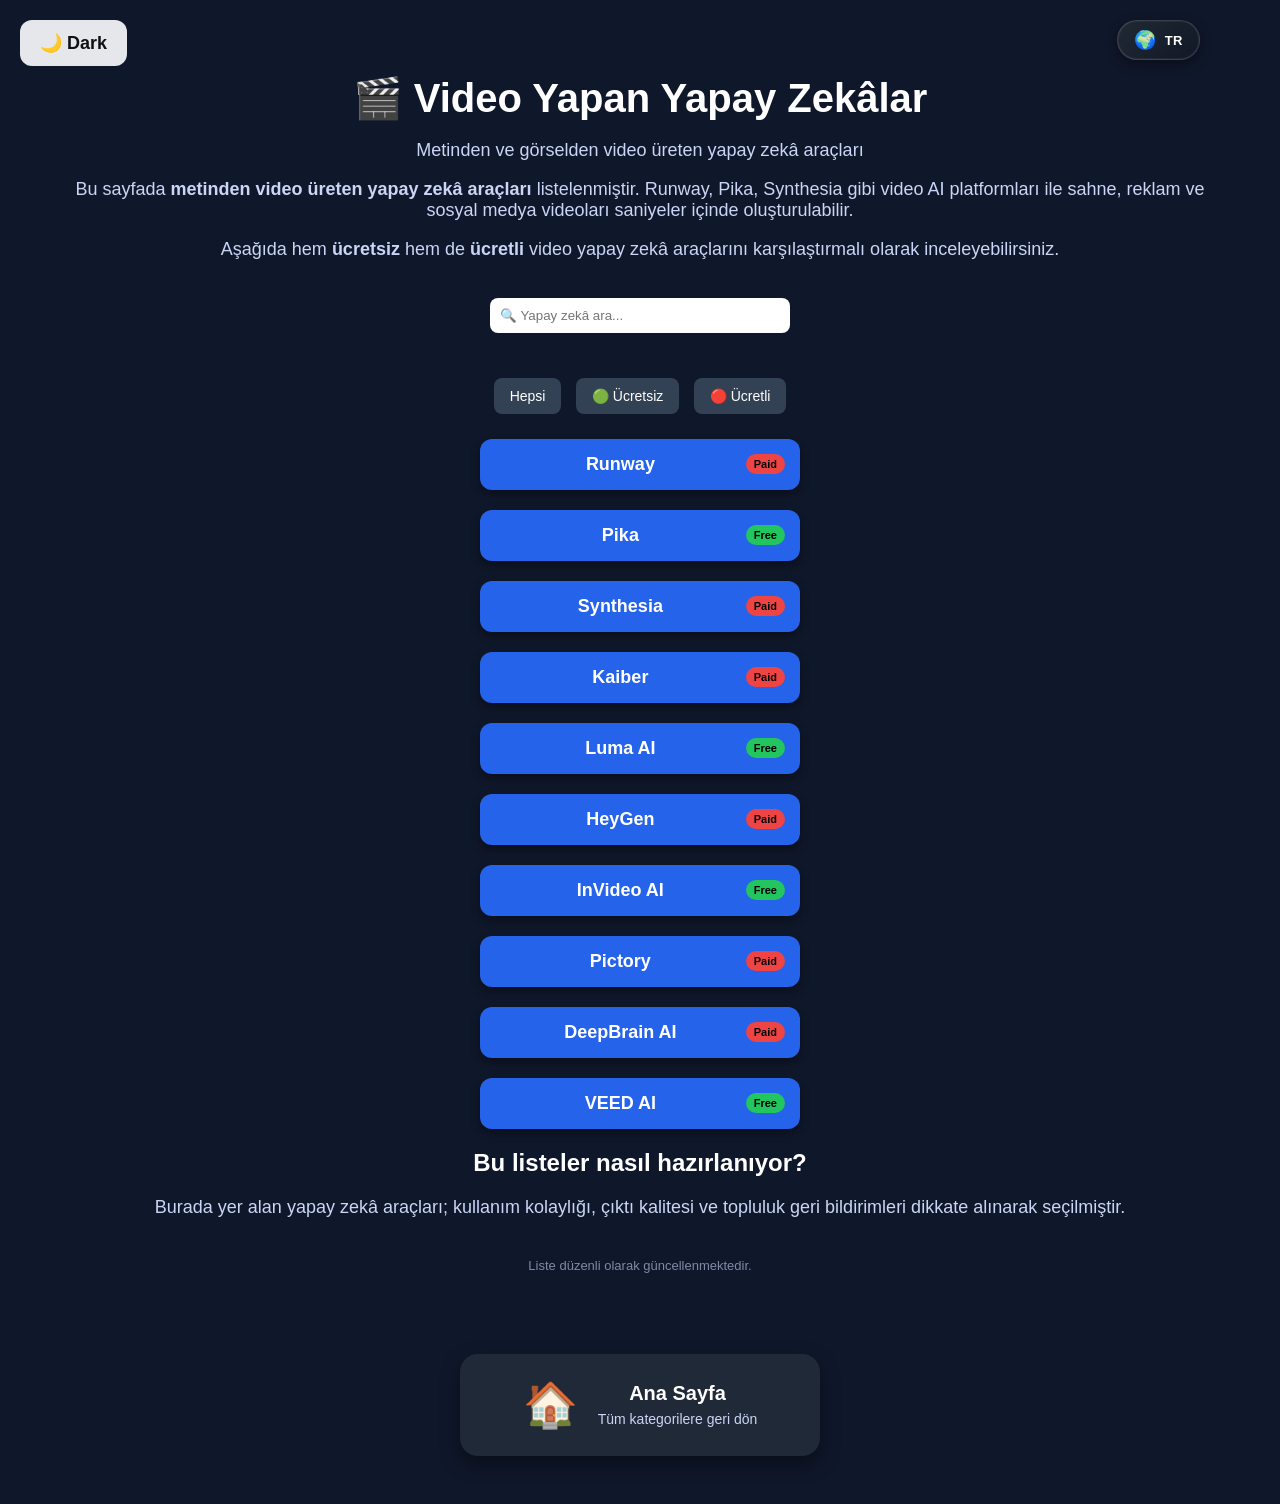
<file: video.html>
<!DOCTYPE html>
<html lang="tr">
<head>
    <meta charset="UTF-8">
<meta name="viewport" content="width=device-width, initial-scale=1.0, maximum-scale=1.0, user-scalable=no">
<title>Video Yapan Yapay Zekâlar | AI Video Oluşturma Araçları</title>

<meta name="description" content="Runway, Pika, Synthesia ve daha fazlası. Metinden video üreten en iyi AI video araçları.">

    <title>Video Yapan AI'lar</title>
    <link rel="stylesheet" href="style.css">
</head>

<body>
<body data-page="videos">

    <h1 id="mainTitle">🎬 Video Yapan Yapay Zekâlar</h1>
    <p id="subTitle">Metinden ve görselden video üreten yapay zekâ araçları</p>
<section class="category-intro">
  <p>
    Bu sayfada <strong>metinden video üreten yapay zekâ araçları</strong> listelenmiştir.
    Runway, Pika, Synthesia gibi video AI platformları ile sahne, reklam ve sosyal medya
    videoları saniyeler içinde oluşturulabilir.
  </p>
  <p>
    Aşağıda hem <strong>ücretsiz</strong> hem de <strong>ücretli</strong> video yapay zekâ
    araçlarını karşılaştırmalı olarak inceleyebilirsiniz.
  </p>
</section>

    <input 
        type="text" 
        id="searchInput" 
        placeholder="🔍 Yapay zekâ ara..." 
        onkeyup="searchAI()"
        style="padding:10px; width:300px; border-radius:8px; border:none; margin:20px;"
    >
<div class="filters">
    <button onclick="filterAI('all')">Hepsi</button>
    <button onclick="filterAI('free')">🟢 Ücretsiz</button>
    <button onclick="filterAI('paid')">🔴 Ücretli</button>
</div>

    <div class="menu" id="aiContainer"></div>
<section class="trust-text">
  <h2>Bu listeler nasıl hazırlanıyor?</h2>
  <p>
    Burada yer alan yapay zekâ araçları; kullanım kolaylığı, çıktı kalitesi
    ve topluluk geri bildirimleri dikkate alınarak seçilmiştir.
  </p>
</section>
<p class="update-note">
  Liste düzenli olarak güncellenmektedir.
</p>

    <br>
    <a href="index.html" class="home-card back-card">
    <div class="icon">🏠</div>
    <div class="text">
        <h2>Ana Sayfa</h2>
        <p>Tüm kategorilere geri dön</p>
    </div>
</a>

    <!-- ÖNCE script.js -->
    <script src="script.js"></script>

    <!-- SONRA video AI'ları yükle -->
    <script>
        loadAI("videos");
    </script>
<button id="themeToggle" onclick="toggleTheme()">
    <span id="themeIcon">🌙</span>
    <span id="themeText">Dark</span>
</button>
<button id="langToggle" onclick="toggleLang()">
  <span class="globe">🌍</span>
  <span id="langText">TR</span>
</button>

<div class="mobile-nav">
    <a href="index.html">🏠<span>Ana</span></a>
    <a href="images.html">🖼️<span>Resim</span></a>
    <a href="video.html">🎬<span>Video</span></a>
</div>

</body>
</html>
</file>
<file: style.css>
* {
    box-sizing: border-box;
}

html, body {
    max-width: 100%;
    overflow-x: hidden;
}

body {
    font-family: Arial, sans-serif;
    background-color: #0f172a;
    color: white;
    text-align: center;
    padding: 40px;
}

h1 {
    font-size: 40px;
    margin-bottom: 10px;
}

p {
    font-size: 18px;
    color: #cbd5f5;
}

.menu a {
    display: block;
    margin: 20px auto;
    padding: 15px;
    width: 320px;
    background-color: #2563eb;
    color: white;
    text-decoration: none;
    border-radius: 12px;
    font-size: 18px;
    transition: 0.3s;
}

.menu a:hover {
    background-color: #1e40af;
    transform: scale(1.05);
}
.ai-item {
    display: block;
    background: #1f1f1f;
    color: white;
    padding: 15px;
    margin: 12px auto;
    width: 320px;
    border-radius: 12px;
    text-decoration: none;
    font-weight: bold;
    transition: 0.3s;
    box-shadow: 0 4px 10px rgba(0,0,0,0.4);
}

.ai-item:hover {
    background: #2a2a2a;
    transform: scale(1.03);
}
.badge {
    float: right;
    padding: 4px 10px;
    border-radius: 8px;
    font-size: 12px;
}

.badge.free {
    background: #22c55e;
}

.badge.paid {
    background: #ef4444;
}
.filters {
    margin: 20px 0;
}

.filters button {
    background: #334155;
    color: white;
    border: none;
    padding: 10px 16px;
    margin: 5px;
    border-radius: 8px;
    cursor: pointer;
    font-size: 14px;
    transition: 0.2s;
}

.filters button:hover {
    background: #475569;
}
/* Tema butonu */
#themeToggle {
    position: fixed;
    top: 20px;
    left: 20px;
    padding: 12px 20px;
    font-size: 18px;
    border-radius: 12px;
    border: none;
    cursor: pointer;
    background: #e5e7eb;
    color: #111;
    font-weight: bold;
    z-index: 999;
}

/* Light mode */
body.light {
    background-color: #f8fafc;
    color: #0f172a;
}

body.light p {
    color: #334155;
}

body.light .ai-item {
    background: #e5e7eb;
    color: #0f172a;
}

body.light .menu a {
    background-color: #2563eb;
    color: white;
}
body {
    transition: background-color 0.4s ease, color 0.4s ease;
}

.ai-item,
.menu a {
    transition: background-color 0.4s ease, color 0.4s ease, transform 0.3s ease;
}
#themeToggle {
    transition: background-color 0.3s ease, transform 0.2s ease;
}

#themeToggle:hover {
    transform: scale(1.08);
}
.home-menu {
    display: flex;
    justify-content: center;
    gap: 30px;
    flex-wrap: wrap;
}

.home-card {
    display: flex;
    align-items: center;
    gap: 20px;
    width: 360px;
    padding: 25px;
    background: #1f2937;
    border-radius: 18px;
    text-decoration: none;
    color: white;
    box-shadow: 0 8px 20px rgba(0,0,0,0.4);
    transition: transform 0.3s ease, background-color 0.3s ease;
}

.home-card:hover {
    background: #273449;
    transform: translateY(-6px);
}

.home-card .icon {
    font-size: 48px;
}

.home-card h2 {
    margin: 0;
    font-size: 22px;
}

.home-card p {
    margin: 6px 0 0;
    font-size: 14px;
    color: #cbd5f5;
}
.back-card {
    margin: 50px auto 0;
    max-width: 360px;
    justify-content: center;
}
@media (max-width: 480px) {

    body {
        padding: 12px;
        font-size: 14px;
    }

    h1 {
        font-size: 22px;
        margin-bottom: 6px;
    }

    p {
        font-size: 13px;
        line-height: 1.4;
    }

    input {
        width: 100%;
max-width: 320px;
        font-size: 14px;
        padding: 8px;
        margin: 12px 0;
    }

    .ai-item,
    .home-card {
        width: 100%;
max-width: 320px;
        padding: 12px;
        font-size: 14px;
        border-radius: 14px;
    }

    .home-card {
        gap: 12px;
    }

    .home-card h2 {
        font-size: 16px;
    }

    .home-card .icon {
        font-size: 28px;
    }

    .mobile-nav {
        padding: 8px 0;
    }

    .mobile-nav a {
        font-size: 18px;
    }

    .mobile-nav span {
        font-size: 10px;
    }
}
/* Mobil Alt Menü */
.mobile-nav {
    display: none;
}



    .home-card h2 {
        font-size: 20px;
    }

    .home-card .icon {
        font-size: 44px;
    }

    .mobile-nav a {
        font-size: 22px;
    }

    .mobile-nav span {
        font-size: 13px;
    }
}
.ai-title {
  display: flex;
  align-items: center;
  gap: 8px;
}
.badge {
  background: linear-gradient(135deg, #ffcc00, #ff9900);
  color: #000;
  font-size: 11px;
  font-weight: 600;
  padding: 4px 8px;
  border-radius: 12px;
  white-space: nowrap;
}
.info-box {
  background: rgba(255,255,255,0.05);
  border-radius: 16px;
  padding: 24px;
  max-width: 800px;
  margin: 30px auto;
  text-align: left;
}

.info-box h2 {
  margin-bottom: 10px;
}

.info-box ul {
  margin-top: 10px;
  padding-left: 20px;
}

.info-box li {
  margin-bottom: 8px;
}
.update-note {
  font-size: 13px;
  opacity: 0.6;
  margin-top: 40px;
}
#langToggle {
  position: fixed;
  top: 20px;
  right: 80px;
  padding: 8px 16px;
  border-radius: 999px;
  border: 1px solid rgba(255,255,255,0.15);
  background: linear-gradient(135deg, #1f2933, #111827);
  color: #fff;
  display: flex;
  align-items: center;
  gap: 8px;
  cursor: pointer;
  font-weight: 600;
  letter-spacing: 0.5px;
  backdrop-filter: blur(8px);
  transition: all 0.35s ease;
  box-shadow:
    0 4px 12px rgba(0,0,0,0.4),
    inset 0 0 0 1px rgba(255,255,255,0.05);
}

#langToggle:hover {
  transform: translateY(-1px) scale(1.03);
  box-shadow:
    0 8px 20px rgba(0,0,0,0.6),
    0 0 12px rgba(0, 140, 255, 0.4);
}

/* Seçili dil efekti */
#langToggle.active {
  background: linear-gradient(135deg, #2563eb, #0ea5e9);
  box-shadow:
    0 0 20px rgba(14,165,233,0.8),
    0 0 40px rgba(37,99,235,0.4);
}

/* Dünya ikonu */
#langToggle .globe {
  font-size: 18px;
  animation: float 4s ease-in-out infinite;
}

/* TR / EN yazısı */
#langText {
  font-size: 13px;
}

/* Hafif premium animasyon */
@keyframes float {
  0% { transform: rotate(0deg); }
  50% { transform: rotate(8deg); }
  100% { transform: rotate(0deg); }
}
</file>
